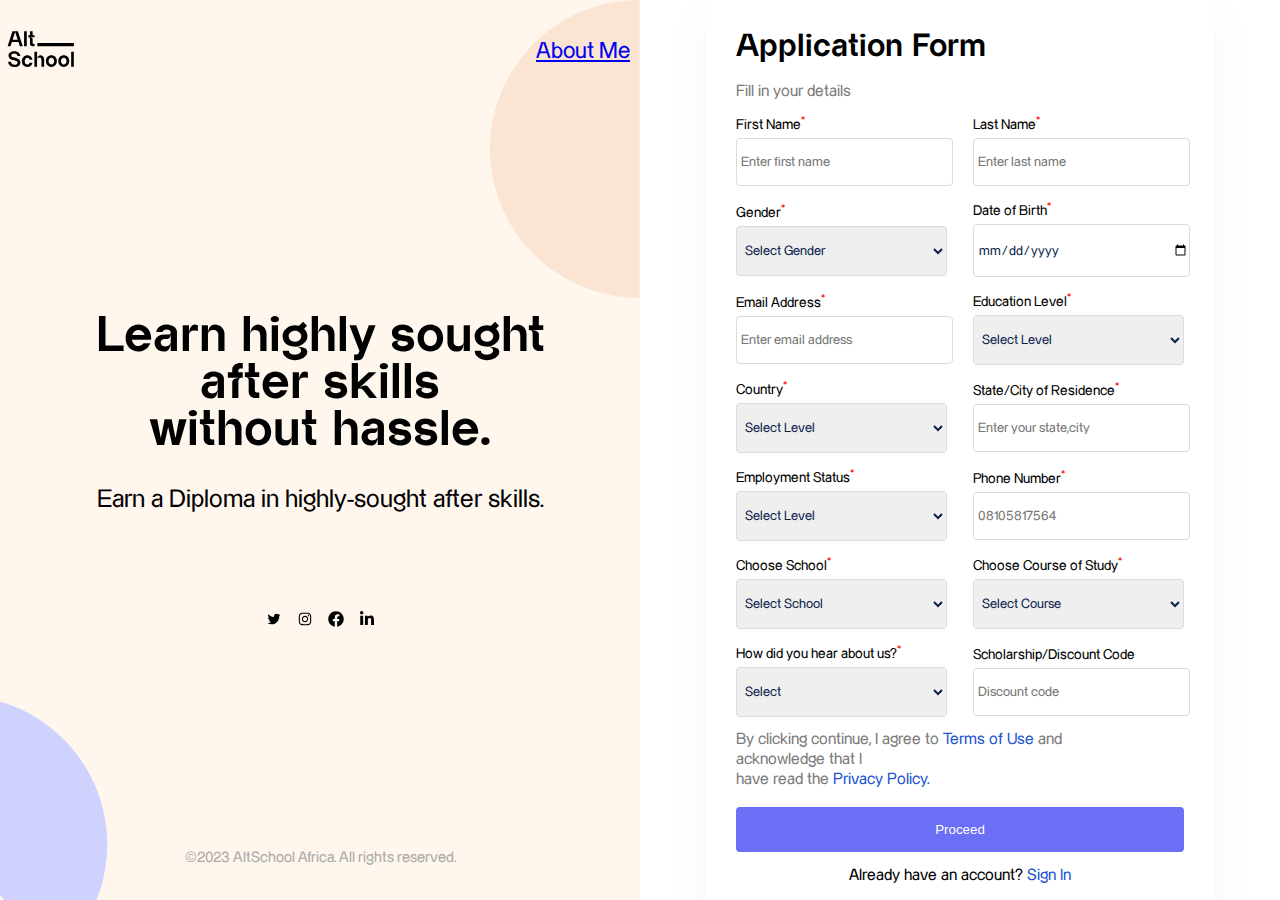
<file: index.html>
<!DOCTYPE html>
<html lang="en">
<head>
    <meta charset="UTF-8">
    <meta http-equiv="X-UA-Compatible" content="IE=edge">
    <meta name="viewport" content="width=device-width, initial-scale=1.0">
    <title>Document</title>
    <link rel="stylesheet" href="styles.css">
</head>
<body>



<main>
    <div class="div1">
        <svg width="80" class="altSchool" height="80" fill="none" xmlns="http://www.w3.org/2000/svg"><path d="M17.835 21.207h-5.413L7.61 36.222h2.9l1.332-4.124h6.66l1.396 4.124h2.9l-4.962-15.015Zm-5.22 8.506 2.514-7.755 2.578 7.755h-5.091Zm14.152 6.53V21.208h-2.664v15.037h2.663Zm5.871-11.084v-3.952h-2.663v3.952h-1.611v2.084h.257s1.354 0 1.354 1.482v4.79a2.718 2.718 0 0 0 2.728 2.729h1.826V33.88h-1.053a.853.853 0 0 1-.838-.838v-4.124c0-1.59-3.372-1.676-3.93-1.676h5.82v-2.084h-1.89ZM16.074 47.945s-2.879-.666-2.964-.687c-.967-.258-1.783-.73-1.783-1.719 0-1.074 1.31-1.955 2.964-1.955 2.02 0 3.158 1.246 3.158 2.47h2.814c0-2.62-2.04-4.833-5.972-4.833-3.33 0-5.778 1.783-5.778 4.34 0 2.642 1.675 3.91 4.124 4.468 0 0 2.9.666 2.964.687 1.117.28 2.041.838 2.041 1.934 0 1.353-1.675 2.212-3.437 2.062-2.384-.194-3.265-1.762-3.265-2.879H8.147c0 2.45 2.041 5.156 6.101 5.263 3.05.065 6.208-1.61 6.208-4.446 0-2.621-1.804-4.082-4.382-4.705Zm11.227 6.638c-1.697 0-2.599-1.611-2.599-3.459 0-1.869 1.117-3.458 2.578-3.458 1.16 0 2.083.86 2.406 2.04h2.878c-.472-2.77-2.685-4.403-5.306-4.403-2.943 0-5.499 2.578-5.348 6.165.128 3.351 2.534 5.456 5.413 5.456 2.685 0 4.683-1.782 5.198-4.21h-2.964c-.236.967-1.096 1.869-2.256 1.869Zm9.745-4.425v.064-.064Zm3.05-4.812c-1.632.129-3.029 1.826-3.05 4.812.021-1.483.687-2.556 2.212-2.556 1.676 0 2.213 1.245 2.213 2.62v6.466h2.685V49.32c0-2.578-2.127-4.124-4.06-3.974Zm-5.714-3.695v15.037h2.664V41.651h-2.664Zm17.004 3.652c-2.857 0-5.478 2.127-5.478 5.821 0 3.695 2.578 5.779 5.478 5.8 2.921-.021 5.5-2.126 5.5-5.8 0-3.694-2.643-5.821-5.5-5.821Zm0 9.259c-1.418 0-2.793-1.118-2.793-3.438 0-2.19 1.354-3.437 2.793-3.458 1.46.021 2.814 1.289 2.814 3.458 0 2.32-1.375 3.438-2.814 3.438Zm12.377-9.26c-2.857 0-5.478 2.128-5.478 5.822 0 3.695 2.578 5.779 5.478 5.8 2.922-.021 5.5-2.126 5.5-5.8 0-3.694-2.643-5.821-5.5-5.821Zm0 9.26c-1.418 0-2.792-1.118-2.792-3.438 0-2.19 1.353-3.437 2.792-3.458 1.46.021 2.814 1.289 2.814 3.458 0 2.32-1.375 3.438-2.814 3.438Zm10.057 2.126V41.651h-2.664v15.037h2.664ZM73.852 32.963H37.407v3.26h36.445v-3.26Z" fill="#000"></path></svg>
        <svg class="style_rightEllipseImg__SHT9C" width="150" height="298" fill="none" xmlns="http://www.w3.org/2000/svg"><path d="M149.5 0C109.85 0 71.824 15.698 43.787 43.641 15.751 71.584 0 109.483 0 149c0 39.517 15.75 77.416 43.788 105.359C71.823 282.302 109.85 298 149.5 298V0Z" fill="#FBE4D1"></path></svg>
        <svg class="svg2" width="150" height="298" fill="none" xmlns="http://www.w3.org/2000/svg"><path d="M149.5 0C109.85 0 71.824 15.698 43.787 43.641 15.751 71.584 0 109.483 0 149c0 39.517 15.75 77.416 43.788 105.359C71.823 282.302 109.85 298 149.5 298V0Z" fill="rgb(207, 209, 255)"></path></svg>
<a href="/about.html" class="aboutLink">About Me</a>

        <h1 class="boldText firstBoldText">Learn highly sought 
           </h1>
            <h1 class="boldText">after skills</h1>
            <h1 class="boldText"> without hassle.</h1>
<p class ="smallText">Earn a Diploma in highly-sought after skills.</p>
<div class="socialDiv">
    <svg stroke="currentColor" fill="currentColor" stroke-width="0" viewBox="0 0 1024 1024" height="1em" width="1em" xmlns="http://www.w3.org/2000/svg"><path d="M928 254.3c-30.6 13.2-63.9 22.7-98.2 26.4a170.1 170.1 0 0 0 75-94 336.64 336.64 0 0 1-108.2 41.2A170.1 170.1 0 0 0 672 174c-94.5 0-170.5 76.6-170.5 170.6 0 13.2 1.6 26.4 4.2 39.1-141.5-7.4-267.7-75-351.6-178.5a169.32 169.32 0 0 0-23.2 86.1c0 59.2 30.1 111.4 76 142.1a172 172 0 0 1-77.1-21.7v2.1c0 82.9 58.6 151.6 136.7 167.4a180.6 180.6 0 0 1-44.9 5.8c-11.1 0-21.6-1.1-32.2-2.6C211 652 273.9 701.1 348.8 702.7c-58.6 45.9-132 72.9-211.7 72.9-14.3 0-27.5-.5-41.2-2.1C171.5 822 261.2 850 357.8 850 671.4 850 843 590.2 843 364.7c0-7.4 0-14.8-.5-22.2 33.2-24.3 62.3-54.4 85.5-88.2z"></path></svg>
    <svg stroke="currentColor" fill="currentColor" stroke-width="0" viewBox="0 0 1024 1024" height="1em" width="1em" xmlns="http://www.w3.org/2000/svg"><path d="M512 306.9c-113.5 0-205.1 91.6-205.1 205.1S398.5 717.1 512 717.1 717.1 625.5 717.1 512 625.5 306.9 512 306.9zm0 338.4c-73.4 0-133.3-59.9-133.3-133.3S438.6 378.7 512 378.7 645.3 438.6 645.3 512 585.4 645.3 512 645.3zm213.5-394.6c-26.5 0-47.9 21.4-47.9 47.9s21.4 47.9 47.9 47.9 47.9-21.3 47.9-47.9a47.84 47.84 0 0 0-47.9-47.9zM911.8 512c0-55.2.5-109.9-2.6-165-3.1-64-17.7-120.8-64.5-167.6-46.9-46.9-103.6-61.4-167.6-64.5-55.2-3.1-109.9-2.6-165-2.6-55.2 0-109.9-.5-165 2.6-64 3.1-120.8 17.7-167.6 64.5C132.6 226.3 118.1 283 115 347c-3.1 55.2-2.6 109.9-2.6 165s-.5 109.9 2.6 165c3.1 64 17.7 120.8 64.5 167.6 46.9 46.9 103.6 61.4 167.6 64.5 55.2 3.1 109.9 2.6 165 2.6 55.2 0 109.9.5 165-2.6 64-3.1 120.8-17.7 167.6-64.5 46.9-46.9 61.4-103.6 64.5-167.6 3.2-55.1 2.6-109.8 2.6-165zm-88 235.8c-7.3 18.2-16.1 31.8-30.2 45.8-14.1 14.1-27.6 22.9-45.8 30.2C695.2 844.7 570.3 840 512 840c-58.3 0-183.3 4.7-235.9-16.1-18.2-7.3-31.8-16.1-45.8-30.2-14.1-14.1-22.9-27.6-30.2-45.8C179.3 695.2 184 570.3 184 512c0-58.3-4.7-183.3 16.1-235.9 7.3-18.2 16.1-31.8 30.2-45.8s27.6-22.9 45.8-30.2C328.7 179.3 453.7 184 512 184s183.3-4.7 235.9 16.1c18.2 7.3 31.8 16.1 45.8 30.2 14.1 14.1 22.9 27.6 30.2 45.8C844.7 328.7 840 453.7 840 512c0 58.3 4.7 183.2-16.2 235.8z"></path></svg>
    <svg stroke="currentColor" fill="currentColor" stroke-width="0" viewBox="0 0 512 512" height="1em" width="1em" xmlns="http://www.w3.org/2000/svg"><path d="M504 256C504 119 393 8 256 8S8 119 8 256c0 123.78 90.69 226.38 209.25 245V327.69h-63V256h63v-54.64c0-62.15 37-96.48 93.67-96.48 27.14 0 55.52 4.84 55.52 4.84v61h-31.28c-30.8 0-40.41 19.12-40.41 38.73V256h68.78l-11 71.69h-57.78V501C413.31 482.38 504 379.78 504 256z"></path></svg>
    <svg stroke="currentColor" fill="currentColor" stroke-width="0" viewBox="0 0 448 512" height="1em" width="1em" xmlns="http://www.w3.org/2000/svg"><path d="M100.28 448H7.4V148.9h92.88zM53.79 108.1C24.09 108.1 0 83.5 0 53.8a53.79 53.79 0 0 1 107.58 0c0 29.7-24.1 54.3-53.79 54.3zM447.9 448h-92.68V302.4c0-34.7-.7-79.2-48.29-79.2-48.29 0-55.69 37.7-55.69 76.7V448h-92.78V148.9h89.08v40.8h1.3c12.4-23.5 42.69-48.3 87.88-48.3 94 0 111.28 61.9 111.28 142.3V448z"></path></svg>
</div>
<footer class="footNote">©2023 AltSchool Africa. All rights reserved.</footer>
    </div>
    <div class="div2">
      
  
        <div class="inner" >
            <h1 class="formTitle">Application Form</h1>
            <p class="fill">Fill in your details</p>
            <div class="formInputHolder">
                <div class="formInput">
                    <label>First Name <sub>*</sub> </label><br>
                    <input type="text" name="" id="" placeholder="Enter first name">
                </div>
                <div class="formInput">
                    <label>Last Name <sub>*</sub> </label><br>
                    <input type="text" name="" id="" placeholder="Enter last name">
                </div>
            </div>
            <div class="formInputHolder">
                <div class="formInput">
                    <label>Gender <sub>*</sub> </label><br>
                    <select >
                        <option value="null" disabled selected hidden>Select Gender</option>
                        <option value="male">Male</option>
                        <option value="female">Female</option>
                        
                      </select>
                </div>
                <div class="formInput">
                    <label>Date of Birth <sub>*</sub> </label><br>
                    <input type="date" name="" id="" >
                </div>
            </div>
            <div class="formInputHolder">
                <div class="formInput">
                    <label>Email Address <sub>*</sub> </label><br>
                    <input type="text" name="" id="" placeholder="Enter email address" >
                </div>
                <div class="formInput">
                    <label>Education Level <sub>*</sub> </label><br>
                    <select >
                        <option value="null" disabled selected hidden>Select Level</option>
                        <option value="male">Bsc</option>
                        <option value="female">Msc</option>
                        
                      </select>
                </div>
                
            </div>
            <div class="formInputHolder">
                <div class="formInput">
                    <label>Country <sub>*</sub> </label><br>
                    <select >
                        <option value="null" disabled selected hidden>Select Level</option>
                        <option value="male">Nigeria</option>
                        <option value="female">Senegal</option>
                        
                      </select>
                </div>
                <div class="formInput">
                    <label>State/City of Residence <sub>*</sub> </label><br>
                    <input type="text" name="" id="" placeholder="Enter your state,city" >
                </div>
                
                
            </div>
            <div class="formInputHolder">
                <div class="formInput">
                    <label>Employment Status <sub>*</sub> </label><br>
                    <select >
                        <option value="null" disabled selected hidden>Select Level</option>
                        <option value="self emplyed">Self employed</option>
                        <option value="female">un employed</option>
                        
                      </select>
                </div>
                <div class="formInput">
                    <label>Phone Number <sub>*</sub> </label><br>
                    <input type="text" name="" id="" placeholder="08105817564" >
                </div>
                
                
            </div>
            <div class="formInputHolder">
                <div class="formInput">
                    <label>Choose School <sub>*</sub> </label><br>
                    <select >
                        <option value="null" disabled selected hidden>Select School</option>
                        <option value="self emplyed">School of creative Economy</option>
                        <option value="female">School of Business</option>
                        
                      </select>
                </div>
                <div class="formInput">
                    <label>Choose Course of Study <sub>*</sub> </label><br>
                    <select >
                        <option value="null" disabled selected hidden>Select Course</option>
                        <option value="self emplyed">Navigating the music business in Africa</option>
                        <option value="female">Content mastery for african creators</option>
                        
                      </select>
                </div>
                
                
            </div>
            <div class="formInputHolder">
                <div class="formInput">
                    <label>How did you hear about us? <sub>*</sub> </label><br>
                    <select >
                        <option value="null" disabled selected hidden>Select </option>
                        <option value="self emplyed">Twitter</option>
                        <option value="female">Facebook</option>
                        
                      </select>
                </div>
                <div class="formInput">
                    <label>Scholarship/Discount Code </label><br>
                    <input type="text" name="" id="" placeholder="Discount code" >

                </div>
                
                
            </div>
            <p class="privacy">By clicking continue, I agree to <span>Terms of Use</span>   and</p>
            <p class="privacy">acknowledge that I</p>
            <p class="privacy">have read the <span>Privacy Policy.</span>  </p>
            <button>Proceed</button>
            <p class="lastText">Already have an account? <span>Sign In</span> </p>
            
            
        </form>
    </div>

</main>


    
</body>
</html>
</file>
<file: styles.css>
@font-face {
    font-family: almarenaBold;
    src: url(fonts/Almarena-Almarena-Display-Bold.otf);
    font-weight: bold;
  }
  @font-face {
    font-family: almarenaLight;
    src: url(fonts/Almarena-Almarena-Display-Light.otf);
   
  }
  @font-face {
    font-family: almarenaRegular;
    src: url(fonts/Almarena-Almarena-Display-Regular.otf);
   
   
  }
  @font-face {
    font-family: almarena;
    src: url(fonts/Almarena-Almarena.otf);
   
  }

main{
    display: flex;
    height: 100vh;
}
.div1{
    background-color: rgb(255, 246, 238);
    width: 50%;
    position: relative;
    overflow: hidden;
    display: flex;
    flex-direction: column;
    align-items: center;
    justify-content: center;

}
.div2{
  
    width: 50%;
    display: flex;
    align-items: center;
    justify-content: center;
    overflow: hidden;
 



}

.div2>.inner{
    box-shadow: rgba(0, 0, 0, 0.03) 0px 30px 60px;
    background: rgb(255, 255, 255);
    border-radius: 4px;
    padding: 30px 30px 15px;
    width: 70%;
    overflow: scroll;
 
    padding-bottom: 55px;
    height: 95vh;
 
   
}
.inner::-webkit-scrollbar {
    display: none;
  }
  .innerFirst::-webkit-scrollbar {
    display: none;
  }
body{
    padding: 0;
    margin: 0;
}
.altSchool{
    margin-top: 10px;
    margin-bottom: 40px;
    position: absolute;
    top: 0;
    left: 0;
}

.boldText{
    font-family: almarenaBold;
    text-align: center;
   
    font-size: 50px;
    margin: 0;
}
.firstBoldText{
   margin-top: 40px;
}

.smallText{
    font-family: almarenaRegular;
    font-weight: 10;
  
   
    font-size: 1.575rem;
    line-height: 32px;
    text-align: center;
    margin-top: 30px;
}
.socialDiv{
    display: flex;
    align-items: center;
    justify-content: center;
    gap: 15px;
    margin-top: 70px;
}
.footNote{
    font-family: almarena;
    text-align: center;
    margin-top: 10px;
    font-weight: 0;
    font-size: 15px;
    color: #aaa;
    position: absolute;
    bottom: 0;
    left: 0;
    right: 0;
    margin-bottom: 35px;
}
.style_rightEllipseImg__SHT9C{
    position: absolute;
    top: 0;
    right: 0;
}
.svg2{
    position: absolute;
    bottom: -46px;
    left: -60px;
    rotate: 140deg;
}
.formTitle{
    font-family: almarenaBold;
}
.fill{
    font-family: almarena;
    color: rgb(123, 123, 123);
    font-size: 1rem;
}
.formInputHolder{
    display: flex;
    justify-content: space-between;
    margin-bottom: 15px;
    align-items: center;
}
.formInput{
    width: 47%;
 
}
.formInput>input,.formInput>select{
    width: 100%;
    font-family: almarena;
    border: none;
    outline: none;
    border: 1px solid rgb(216, 219, 223);
    box-shadow: none;
    padding-top: 17px;
    padding-bottom: 17px;
    padding-right: 0;
   
    border-radius: 4px;
 
    color: rgb(11, 30, 75);
  
    transition: all 0.3s ease 0s;
    margin-top: 5px;
    padding-left: 4px;
}
.formInput>select>option{
    color: rgb(11, 30, 75);

}
.formInput>input:focus{
    border: 1px solid rgb(32, 84, 210) ;
}
.formInput>label{
    position: relative;
    font-family: almarena;
    line-height: normal;
  letter-spacing: -0.015px;
font-size: 14px;
font-weight: 100

}
.formInput>label>sub{
    color: red;
    position: absolute;
}
.privacy{
    font-family: almarena;
    color: rgb(123, 123, 123);
    margin-top: 5px;
    margin-bottom: 5px;

}
.privacy>span{
    color: rgb(32, 84, 210);
    cursor: pointer;
}
button{
    width: 100%;
    background-color: rgb(106, 111, 245);
    display: flex;
    align-items: center;
    justify-content: center;
    color: white;
    padding-top: 15px;
    padding-bottom: 15px;
    outline: none;
    border: none;
    border-radius: 4px;
    margin-top: 20px;
}
.lastText{
    font-family: almarena;
    text-align: center;
}
.aboutLink{
    position: absolute;
    top: 0;
    right: 0;
    margin-right: 10px;
    font-family: almarena;
    margin-top: 40px;
    font-size: 23px;



}
.lastText>span{
    color: rgb(32, 84, 210);
    cursor: pointer;

}
@media(min-width:1581px){
    .div2>.inner{
        height: auto;
    
    }
}
</file>
